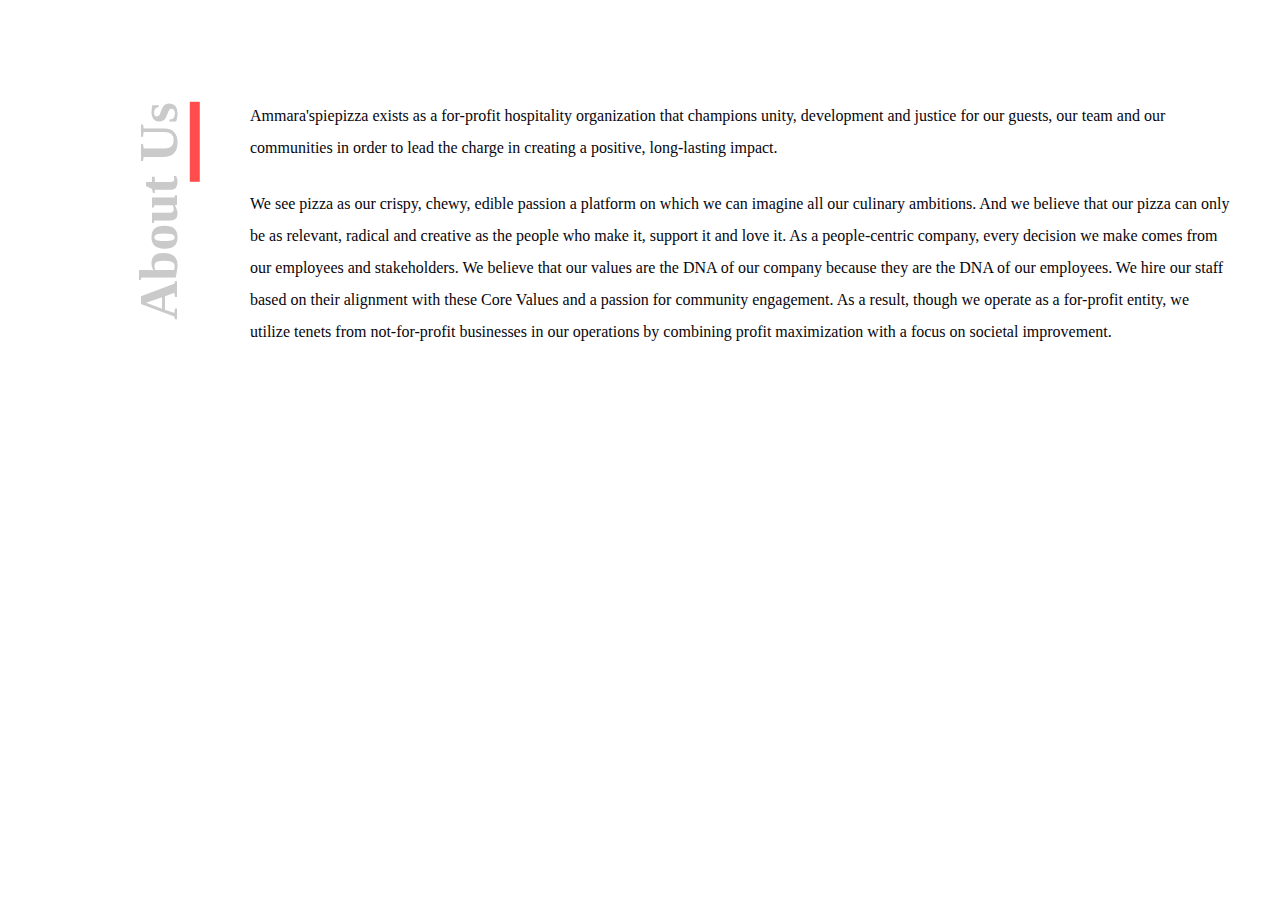
<file: About Us.html>
<!DOCTYPE html>
<html lang="en">
<head>
    <meta charset="UTF-8">
    <meta http-equiv="X-UA-Compatible" content="IE=edge">
    <meta name="viewport" content="width=device-width, initial-scale=1.0">
    <title>Document</title>
    <link
      href="https://fonts.googleapis.com/css2?family=Roboto+Condensed:wght@400;700&display=swap"
      rel="stylesheet"
    />
    <link rel="stylesheet" href="style.css" />
</head>
<body>
    <section>
        <h2>About Us</h2>
        <div class="section-content">
          <p>
            Ammara'spiepizza exists as a for-profit hospitality organization that champions unity, development and justice for our guests, 
        our team and our communities in order to lead the charge in creating a positive, long-lasting impact. 
          </p>
          <p>
            We see pizza as our crispy, chewy, edible passion a platform on which we can imagine all our culinary 
        ambitions. And we believe that our pizza can only be as relevant, radical and creative as the people who 
        make it, support it and love it. As a people-centric company, every decision we make comes from our 
        employees and stakeholders. We believe that our values are the DNA of our company because they are the 
        DNA of our employees. We hire our staff based on their alignment with these Core Values and a passion 
        for community engagement. As a result, though we operate as a for-profit entity, we utilize tenets
         from not-for-profit businesses in our operations by combining profit maximization with a focus on 
         societal improvement.
          </p>
        </div>
      </section>
</body>
</html>
</file>
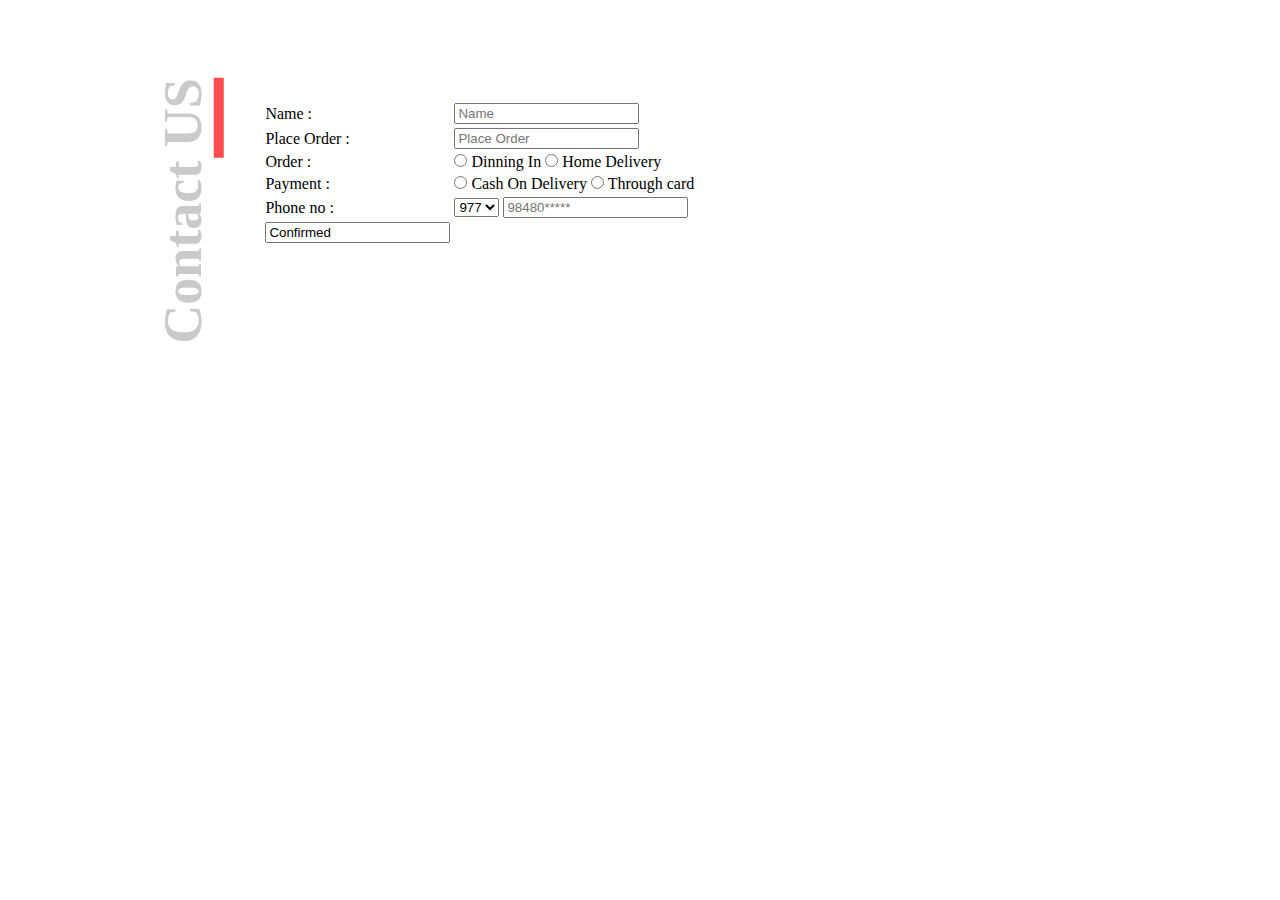
<file: Contact Us.html>
<!DOCTYPE html>
<html lang="en">
<head>
    <meta charset="UTF-8">
    <meta http-equiv="X-UA-Compatible" content="IE=edge">
    <meta name="viewport" content="width=device-width, initial-scale=1.0">
    <title>Document</title>
</head>
<link
      href="https://fonts.googleapis.com/css2?family=Roboto+Condensed:wght@400;700&display=swap"
      rel="stylesheet"
    />
    <link rel="stylesheet" href="style.css" />
<body> 
    <section>
        <div class="left">
          <h2>
            Contact US
          </h2>
        </div>
    <form>
      <table class="form">
      <tr>
       <td>
          Name :
       </td>
      <td>
          <input type="text" placeholder="Name" name="">
                 </td>
             </tr>
             <tr>
                 <td>
                     Place Order :
                 </td>
                 <td>
                     <input type="Place Order" placeholder="Place Order" name="">
                 </td>
             </tr>
             <tr>
                 <td>
                     Order :
                 </td>
                 <td>
                     <input type="radio" name="Order"> Dinning In
                     <input type="radio" name="Order"> Home Delivery 
                 </td>
             </tr>
             <tr>
                 <td>
                     Payment :
                 </td>
                 <td>
                     <input type="radio" name="Payment"> Cash On Delivery
                     <input type="radio" name="Payment"> Through card 
                 </td>
             </tr>
             <tr>
                 <td>
                     Phone no :
                 </td>
                 <td>
                     <select>
                         <option>977</option>
                         <option>978</option>
                         <option>979</option>
                         <option>980</option>
                         <option>981</option>
                         <option>982</option>
                         <option>983</option>
 
                     </select>
                     <input type="Phone" placeholder="98480*****" name="">
                 </td>
             </tr>
             <tr>
                 <td>
                     <input type="Confirmed" value="Confirmed" name="">
                 </td>
             </tr>
         </table>
     </form>
    
</body>
</html>
</file>
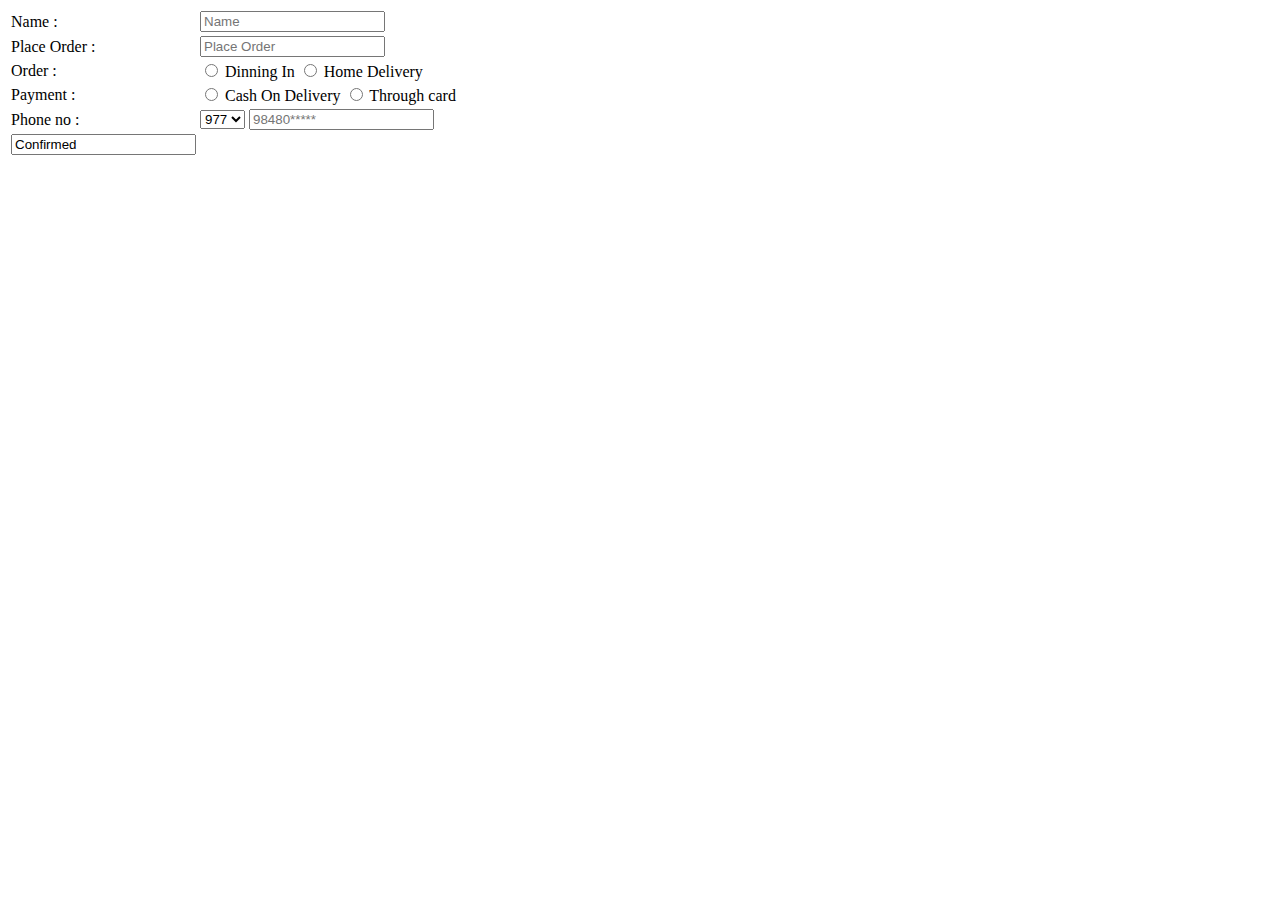
<file: form.html>
<!DOCTYPE html>
<html lang="en">
<head>
    <meta charset="UTF-8">
    <meta http-equiv="X-UA-Compatible" content="IE=edge">
    <meta name="viewport" content="width=<device-width>, initial-scale=1.0">
    <title>Document</title>
</head>
<body>
    <form>
     <table>
     <tr>
      <td>
         Name :
      </td>
     <td>
         <input type="text" placeholder="Name" name="">
                </td>
            </tr>
            <tr>
                <td>
                    Place Order :
                </td>
                <td>
                    <input type="Place Order" placeholder="Place Order" name="">
                </td>
            </tr>
            <tr>
                <td>
                    Order :
                </td>
                <td>
                    <input type="radio" name="Order"> Dinning In
                    <input type="radio" name="Order"> Home Delivery 
                </td>
            </tr>
            <tr>
                <td>
                    Payment :
                </td>
                <td>
                    <input type="radio" name="Payment"> Cash On Delivery
                    <input type="radio" name="Payment"> Through card 
                </td>
            </tr>
            <tr>
                <td>
                    Phone no :
                </td>
                <td>
                    <select>
                        <option>977</option>
                        <option>978</option>
                        <option>979</option>
                        <option>980</option>
                        <option>981</option>
                        <option>982</option>
                        <option>983</option>

                    </select>
                    <input type="Phone" placeholder="98480*****" name="">
                </td>
            </tr>
            <tr>
                <td>
                    <input type="Confirmed" value="Confirmed" name="">
                </td>
            </tr>
        </table>
    </form>
</body>
</html>
</file>
<file: style.css>
* {
  margin: 0;
  box-sizing: border-box;
}



.wrapper {
  width: 1024px;
  margin: 0 auto;
  font-family: "Roboto Condensed", sans-serif;
  box-shadow: 1px 18px 18px -5px rgba(0, 0, 0, 0.3);
}



p {
  font-size: 16px;
  color: #07050d;
  line-height: 2;
  margin: 24px 0;
}

/* Header - Navigation */

header {
  height: 100vh;
  background: #07050d;
  overflow: hidden;
}

header nav {
  background: #fdfdfd;
  display: flex;
  justify-content: space-between;
  align-items: center;
  padding: 24px;

  position: fixed;
  top: 0;
  width: 1024px;
  z-index: 200;
  box-shadow: 0 2px 10px -3px rgba(0, 0, 0, 0.2);
}

header nav ul {
  display: flex;
  list-style: none;
}

header nav ul li {
  margin: 0 24px;
}

header nav a {
  text-decoration: none;
  color: #07050d;
  text-transform: uppercase;
  font-weight: bold;
  font-size: 18px;
}

/* Header - Hero */

header .hero-container {
  display: flex;
  justify-content: space-between;
  align-items: center;
  padding-top: 76px;
  height: 100%;
}

header .hero-container .left {
  flex: 1;
  margin-left: 100px;
}

header .hero-container .left p.i-am {
  font-size: 14px;
  color: #fdfdfd;
  margin: 0;
}

header .hero-container .left h2 {
  font-size: 44px;
  color: #fdfdfd;
  text-transform: capitalize;
}



header .hero-container .left h2:nth-of-type(2) {
  margin-left: 20px;
}

.btn {
  background: #ff4d4d;
  text-decoration: none;
  color: #07050d;
  margin: 16px 0;
  display: inline-block;
  padding: 12px 32px;
  font-size: 20px;
  font-weight: bold;
  text-transform: uppercase;
}

.btn.light {
  color: #fdfdfd;
}

.hero-container .left .btn {
  margin-left: 20px;
}
 
img {  
max-width: 100%;  
height: auto;  
}  
.hero-container .left .social-icons img {
  margin: 16px 20px;
  height: 40px;
}

.hero-container .right img {
  height: 400px;
}

/* Section */

section {
  padding: 100px 50px;
}

section .section-content {
  margin-left: 200px;
}

section h2 {
  transform: rotate(-90deg);
  position: absolute;
  color: #cacaca;
  font-size: 54px;
  margin-top: 80px;
}

section h2::after {
  content: "";
  height: 10px;
  width: 80px;
  display: block;
  background: #ff4d4d;
  right: 0;
  position: absolute;
}

section .section-content p:first-of-type {
  margin: 0;
}

/* Work Section */

section .menu-container {
  display: grid;
  grid-template-columns: 1fr 1fr 1fr;
}
.right { 
    max-width: 65%;  
    height: 50%;  
}
.left{
  max-width: 50%;
  height: auto;
}


.right1 {
  display: flex;
  margin-left: 20%;
  margin-top: 30px;
  
  
  
}
.center {
  display: block;
  margin-left: auto;
  margin-right: auto;
  
}
  
.center1{
  text-align: center;
}
.table{
width: 500px;
height: 50%;

border-spacing: 10px;
}
 
.form{
  margin-left: 18%;
}
</file>
